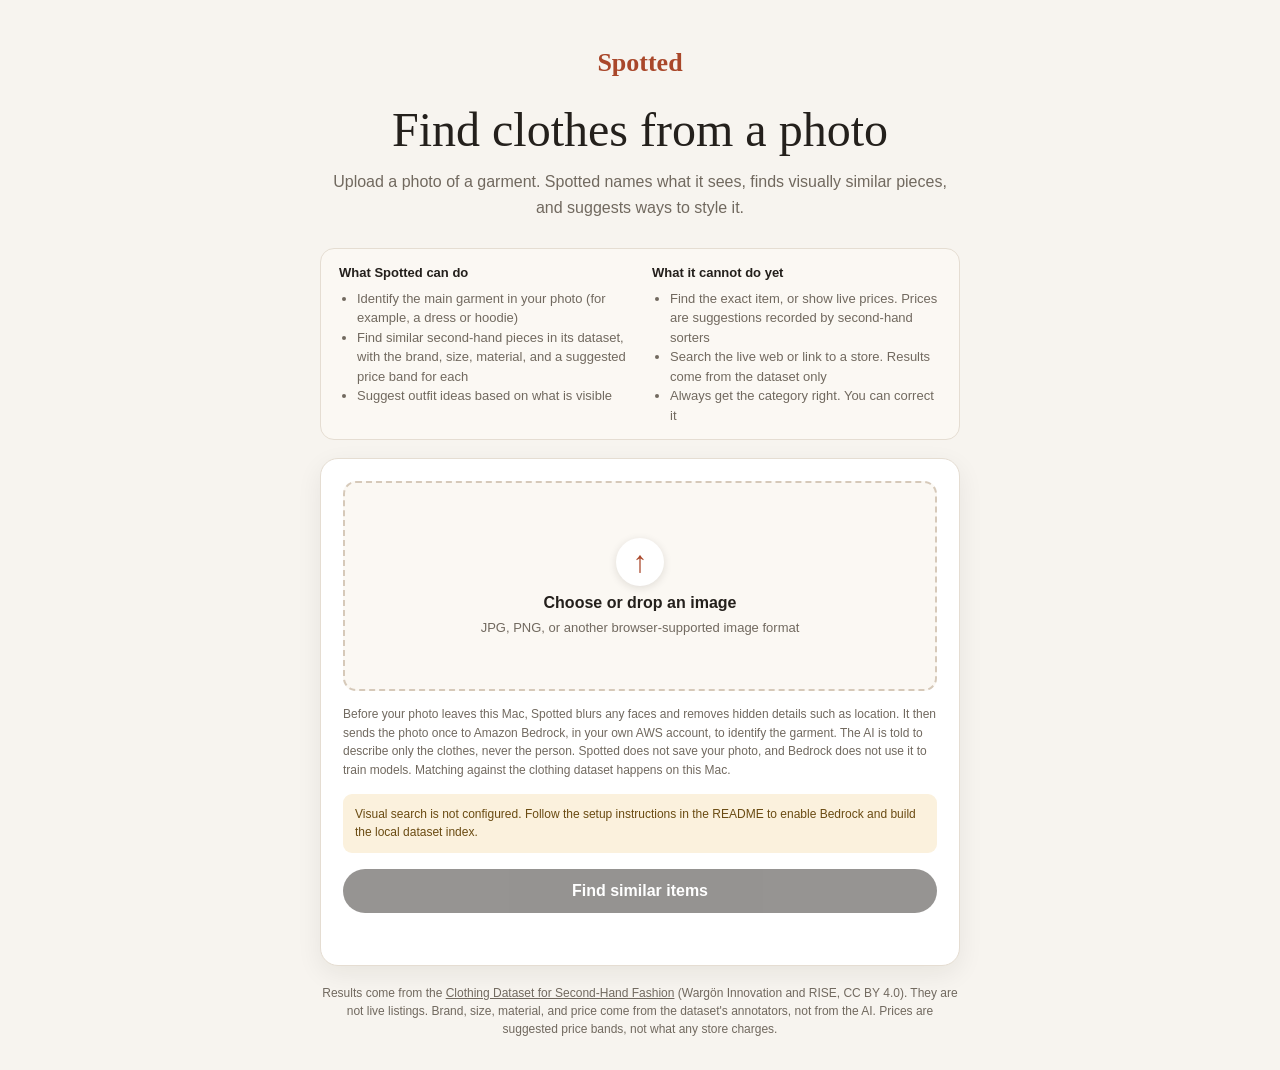
<file: index.html>
<!doctype html>
<html lang="en">
<head>
<meta charset="utf-8">
<meta name="viewport" content="width=device-width,initial-scale=1">
<title>Spotted · Visual clothing search</title>
<link rel="stylesheet" href="styles.css">
</head>
<body>
<main id="app"></main>
<script src="app.js"></script>
</body>
</html>
</file>
<file: styles.css>
:root {
  color-scheme: light;
  font-family: Inter, -apple-system, BlinkMacSystemFont, "Segoe UI", sans-serif;
  color: #24201c;
  background: #f7f4ef;
  font-synthesis: none;
  text-rendering: optimizeLegibility;
  --muted: #71695f;
  --line: #e5ddd2;
  --accent: #a9472a;
}

* { box-sizing: border-box; }
body { margin: 0; min-width: 320px; }
button, input { font: inherit; }
button { cursor: pointer; }

.search-page {
  width: min(940px, calc(100% - 32px));
  margin: 0 auto;
  padding: 48px 0 32px;
}

.page-header { text-align: center; margin-bottom: 28px; }
.wordmark {
  display: inline-block;
  margin-bottom: 24px;
  color: var(--accent);
  font: 600 26px Georgia, serif;
  text-decoration: none;
}
.page-header h1 { margin: 0; font: 500 clamp(32px, 6vw, 48px) Georgia, serif; }
.page-header p { max-width: 620px; margin: 12px auto 0; color: var(--muted); line-height: 1.6; }

.search-panel {
  max-width: 640px;
  margin: 0 auto;
  padding: 22px;
  border: 1px solid var(--line);
  border-radius: 18px;
  background: #fff;
  box-shadow: 0 8px 26px rgb(34 27 19 / 7%);
}

.upload {
  position: relative;
  display: grid;
  min-height: 210px;
  place-content: center;
  justify-items: center;
  gap: 8px;
  border: 2px dashed #d6c9b9;
  border-radius: 13px;
  background: #fbf8f3;
  text-align: center;
  cursor: pointer;
}
.upload:hover, .upload.dragging { border-color: var(--accent); background: #f8ebe5; }
.upload:focus-within { outline: 2px solid var(--accent); outline-offset: 3px; }
.upload input { position: absolute; inset: 0; width: 100%; height: 100%; opacity: 0; cursor: pointer; }
.upload strong { font-size: 16px; }
.upload span:last-child { color: var(--muted); font-size: 13px; }
.upload-icon {
  display: grid;
  width: 48px;
  height: 48px;
  place-items: center;
  border-radius: 50%;
  background: #fff;
  color: var(--accent);
  font-size: 30px;
  box-shadow: 0 2px 9px rgb(34 27 19 / 12%);
}

.preview { margin: 0; text-align: center; }
.preview img { display: block; max-width: 100%; max-height: 460px; margin: 0 auto; border-radius: 10px; object-fit: contain; }
.text-button { margin-top: 10px; padding: 6px 10px; border: 0; background: transparent; color: var(--accent); text-decoration: underline; }
.privacy, .setup-notice { margin: 14px 0 0; color: var(--muted); font-size: 12px; line-height: 1.55; }
.setup-notice { padding: 11px 12px; border-radius: 9px; background: #fbf1dd; color: #6a4b12; }
.search-button {
  width: 100%;
  min-height: 44px;
  margin-top: 16px;
  border: 0;
  border-radius: 999px;
  background: #24201c;
  color: #fff;
  font-weight: 600;
}
.search-button:disabled { opacity: .48; cursor: not-allowed; }
.status { min-height: 20px; margin: 10px 0 0; color: var(--muted); font-size: 13px; text-align: center; }
.status.error { color: #a22d22; }

.results { max-width: 820px; margin: 34px auto 0; }
.results:empty { display: none; }
.results h2 { margin: 0; font: 500 26px Georgia, serif; }
.details, .result-count, .empty-results { color: var(--muted); }
.details { margin: 8px 0; }
.result-count { margin: 16px 0 10px; font-size: 13px; }
.result-grid { display: grid; grid-template-columns: repeat(auto-fill, minmax(170px, 1fr)); gap: 14px; }
.result-card { overflow: hidden; border: 1px solid var(--line); border-radius: 12px; background: #fff; }
.result-card img { display: block; width: 100%; aspect-ratio: 1; object-fit: cover; background: #eee8df; }
.result-card h3 { margin: 10px 12px; font-size: 14px; font-weight: 600; }
.empty-results { padding: 16px; border: 1px solid var(--line); border-radius: 10px; background: #fff; }
footer { max-width: 640px; margin: 18px auto 0; color: var(--muted); font-size: 12px; line-height: 1.5; text-align: center; }
[hidden] { display: none !important; }

@media (max-width: 520px) {
  .search-page { padding-top: 28px; }
  .search-panel { padding: 14px; }
  .upload { min-height: 180px; }
  .result-grid { grid-template-columns: repeat(auto-fill, minmax(140px, 1fr)); }
}

/* What Spotted can and cannot do (G1) */
.capabilities {
  display: grid;
  grid-template-columns: repeat(auto-fit, minmax(240px, 1fr));
  gap: 12px 24px;
  max-width: 640px;
  margin: 0 auto 18px;
  padding: 14px 18px;
  border: 1px solid var(--line);
  border-radius: 14px;
  background: #fbf8f3;
  font-size: 13px;
  line-height: 1.5;
}
.capabilities h2 { margin: 0 0 6px; font-size: 13px; font-weight: 600; }
.capabilities ul { margin: 0; padding-left: 18px; color: var(--muted); }

/* What the AI sees + correction (G9, G11) */
.seen {
  display: grid;
  grid-template-columns: 1fr auto;
  gap: 16px 24px;
  align-items: end;
  margin-bottom: 28px;
  padding: 18px 20px;
  border: 1px solid var(--line);
  border-radius: 14px;
  background: #fff;
}
.seen.needs-check { border-color: #e0b25c; background: #fffaf0; }
.eyebrow { margin: 0 0 4px; color: var(--muted); font-size: 12px; font-weight: 600; letter-spacing: .04em; text-transform: uppercase; }
.hint { margin: 6px 0 0; color: var(--muted); font-size: 13px; line-height: 1.5; }
.details { display: flex; flex-wrap: wrap; gap: 6px; margin: 12px 0 0; padding: 0; list-style: none; }
.details li { padding: 3px 10px; border-radius: 999px; background: #f1ebe2; color: #4a4239; font-size: 12px; }
.correct { display: grid; gap: 6px; font-size: 13px; }
.correct label { color: var(--muted); }
.correct-row { display: flex; gap: 8px; }
.correct select, .correct-row button {
  min-height: 38px;
  padding: 0 12px;
  border: 1px solid var(--line);
  border-radius: 9px;
  background: #fff;
  color: inherit;
}
.correct-row button { border-color: #24201c; background: #24201c; color: #fff; font-weight: 600; }
.correct .text-button { justify-self: start; margin: 0; padding: 2px 0; font-size: 13px; }

/* Match strength (G2) */
.results-head { display: flex; flex-wrap: wrap; justify-content: space-between; align-items: baseline; gap: 4px 12px; }
.results-head .result-count { margin: 0; }
.card-body { padding: 10px 12px 12px; }
.card-body h3 { margin: 6px 0 4px; font-size: 14px; font-weight: 600; }
.result-card h3 { margin: 6px 0 4px; }
.result-card details { font-size: 12px; color: var(--muted); }
.result-card summary { cursor: pointer; color: var(--accent); }
.result-card details ul { margin: 6px 0 0; padding-left: 16px; line-height: 1.45; }

/* Styling ideas */
.styling { margin-top: 32px; }
.styling h2 { margin: 0; font: 500 22px Georgia, serif; }
.styling ul { display: grid; gap: 10px; margin: 14px 0 0; padding: 0; list-style: none; }
.styling li { padding: 12px 14px; border: 1px solid var(--line); border-radius: 10px; background: #fff; }
.styling li p { margin: 0; line-height: 1.5; }
.chip { display: inline-block; margin-top: 6px; color: var(--muted); font-size: 12px; }

@media (max-width: 600px) {
  .seen { grid-template-columns: 1fr; }
  .correct-row select { flex: 1; min-width: 0; }
}

/* Dataset listing facts */
.item-type { margin: 0 0 6px; color: var(--muted); font-size: 12px; }
.facts { display: grid; gap: 2px; margin: 0 0 8px; font-size: 12px; }
.facts div { display: flex; gap: 6px; }
.facts dt { flex: none; width: 58px; color: var(--muted); }
.facts dd { margin: 0; overflow-wrap: anywhere; }
footer a { color: inherit; }
</file>
